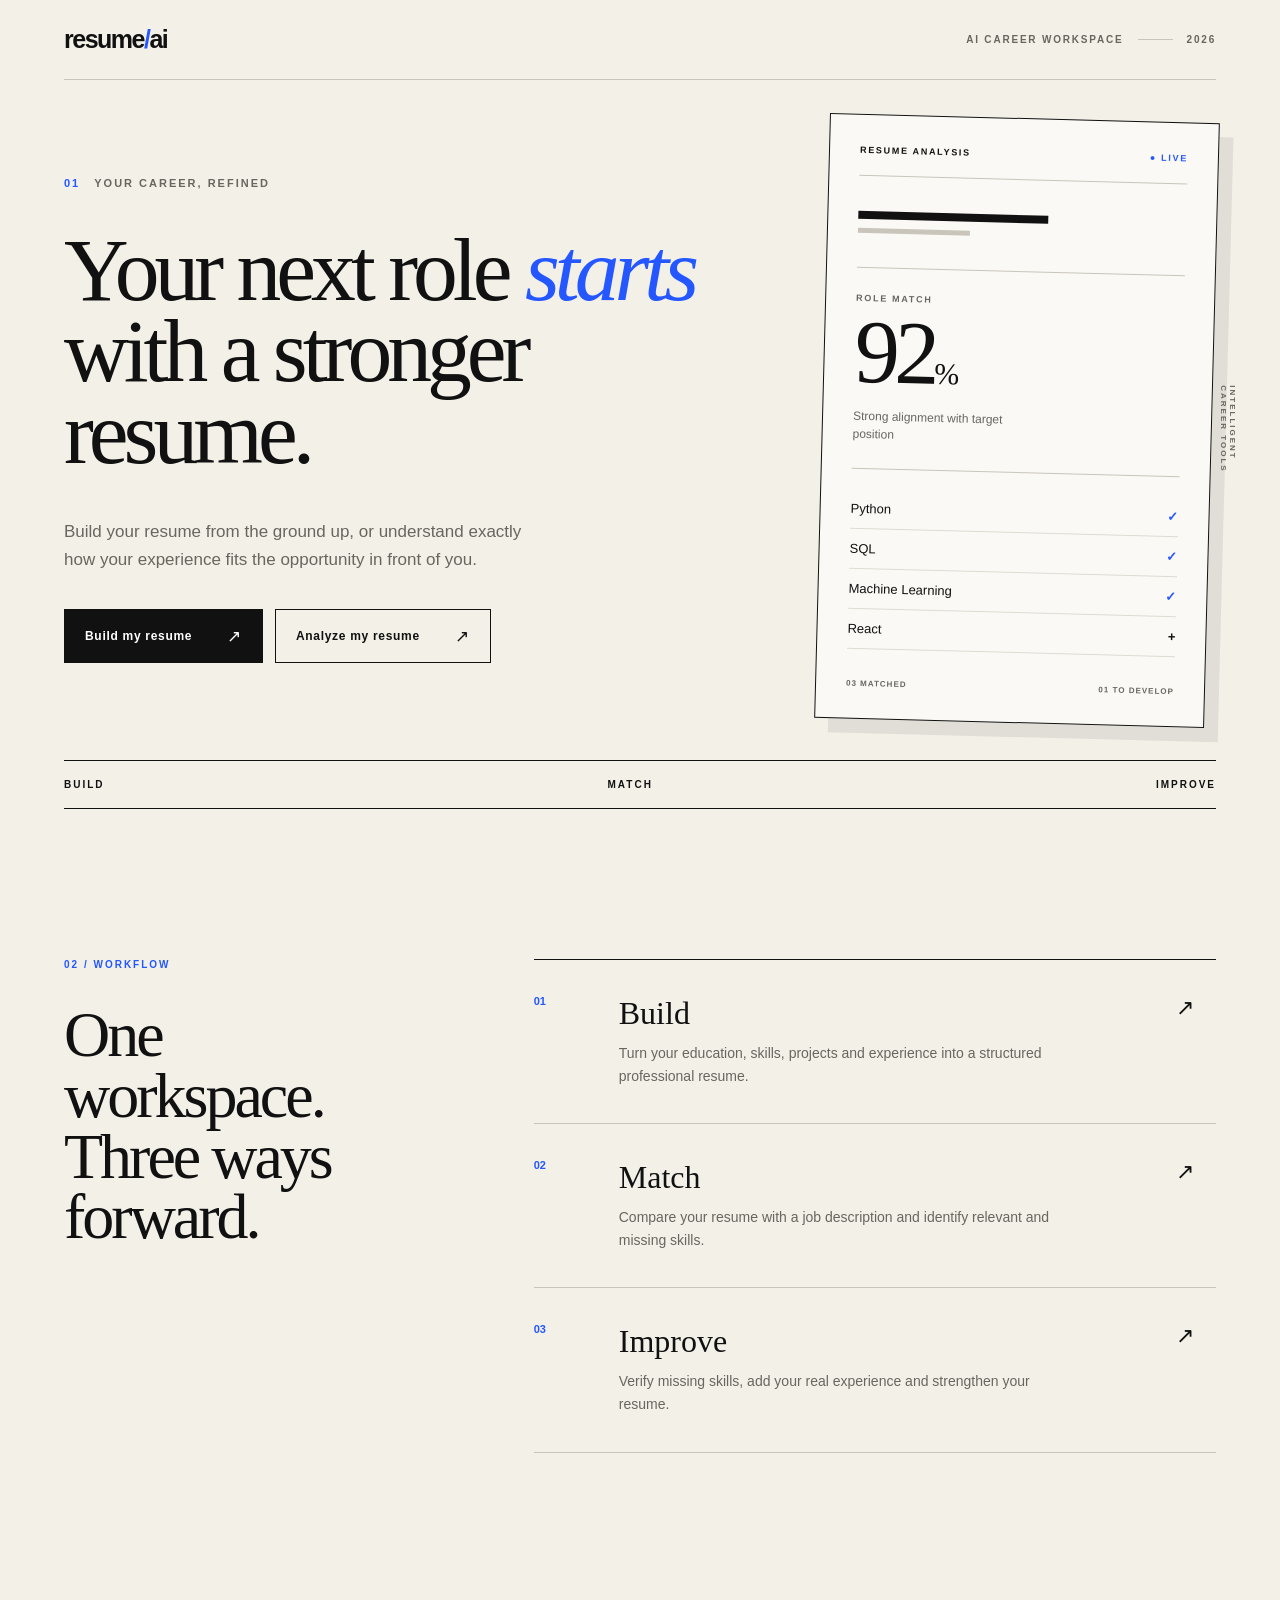
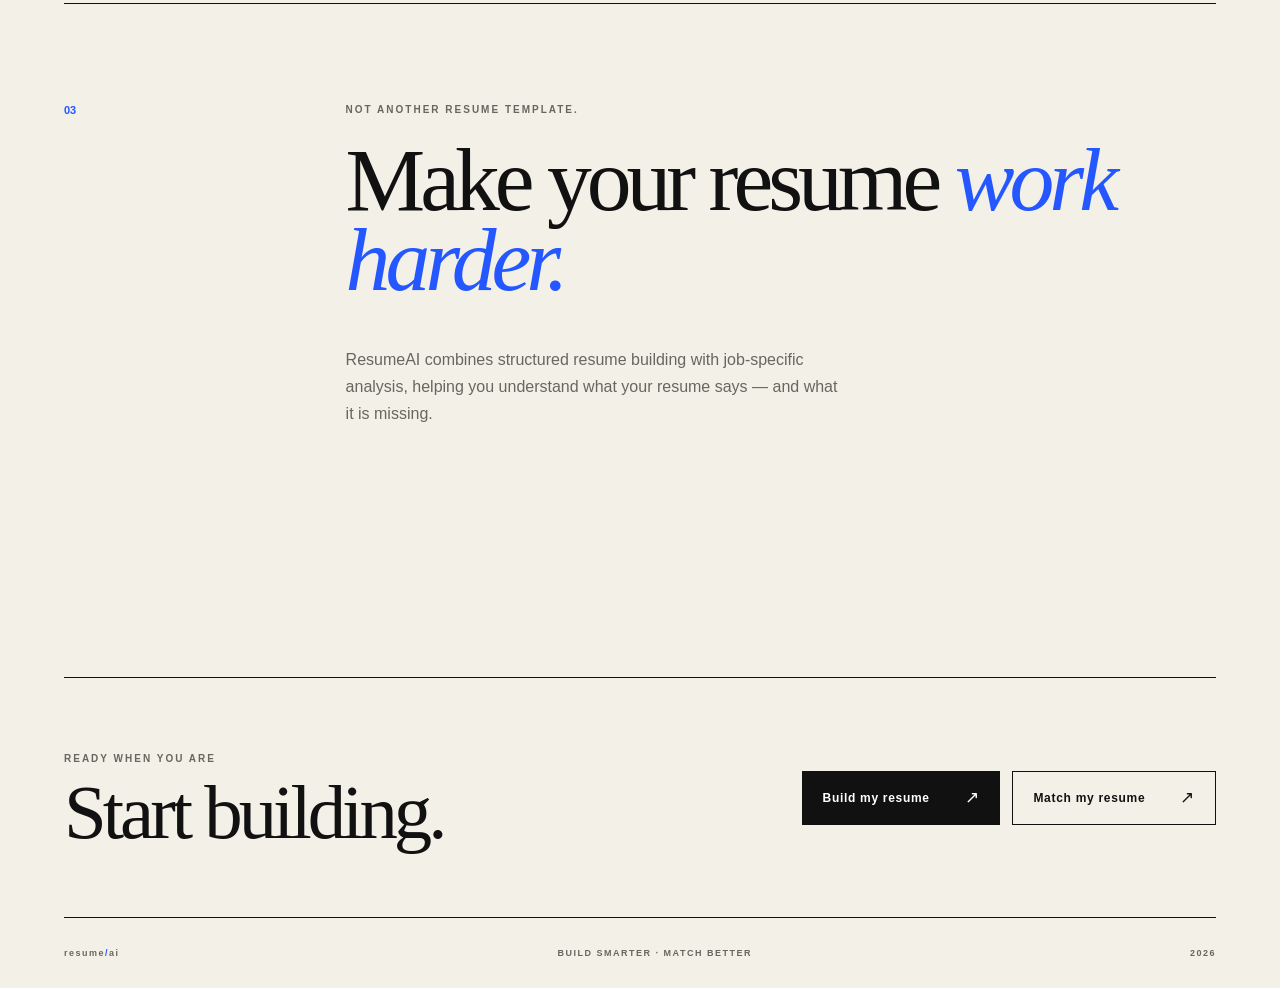
<file: Frontend/index.html>
<!DOCTYPE html>
<html lang="en">

<head>
    <meta charset="UTF-8">
    <meta name="viewport" content="width=device-width, initial-scale=1.0">

    <title>ResumeAI — Career Workspace</title>

    <link rel="stylesheet" href="style.css">
</head>

<body class="editorial-home">

    <!-- =========================
         TOP NAVIGATION
    ========================== -->

    <header class="editorial-nav">

        <div class="editorial-logo">
            resume<span>/</span>ai
        </div>

        <div class="editorial-nav-right">
            <span>AI CAREER WORKSPACE</span>
            <span class="nav-line"></span>
            <span>2026</span>
        </div>

    </header>


    <!-- =========================
         HERO
    ========================== -->

    <main>

        <section class="editorial-hero">

            <div class="hero-left">

                <div class="hero-label">
                    <span class="label-number">01</span>
                    YOUR CAREER, REFINED
                </div>

                <h1>
                    Your next role
                    <em>starts</em>
                    with a stronger resume.
                </h1>

                <p class="editorial-intro">
                    Build your resume from the ground up,
                    or understand exactly how your experience
                    fits the opportunity in front of you.
                </p>


                <div class="hero-actions">

                    <button
                        class="editorial-primary"
                        onclick="buildResume()"
                    >
                        <span>Build my resume</span>
                        <strong>↗</strong>
                    </button>

                    <button
                        class="editorial-secondary"
                        onclick="matchResume()"
                    >
                        <span>Analyze my resume</span>
                        <strong>↗</strong>
                    </button>

                </div>

            </div>


            <!-- =========================
                 RESUME ANALYSIS VISUAL
            ========================== -->

            <div class="hero-right">

                <div class="analysis-sheet">

                    <div class="sheet-top">

                        <span>RESUME ANALYSIS</span>

                        <span class="sheet-status">
                            ● LIVE
                        </span>

                    </div>


                    <div class="sheet-profile">

                        <div class="profile-line large"></div>
                        <div class="profile-line small"></div>

                    </div>


                    <div class="match-block">

                        <div class="match-label">
                            ROLE MATCH
                        </div>

                        <div class="match-score">
                            92<span>%</span>
                        </div>

                        <div class="match-description">
                            Strong alignment with
                            target position
                        </div>

                    </div>


                    <div class="skill-list">

                        <div class="skill-row">
                            <span>Python</span>
                            <b>✓</b>
                        </div>

                        <div class="skill-row">
                            <span>SQL</span>
                            <b>✓</b>
                        </div>

                        <div class="skill-row">
                            <span>Machine Learning</span>
                            <b>✓</b>
                        </div>

                        <div class="skill-row missing">
                            <span>React</span>
                            <b>+</b>
                        </div>

                    </div>


                    <div class="sheet-footer">

                        <span>03 MATCHED</span>
                        <span>01 TO DEVELOP</span>

                    </div>

                </div>


                <div class="vertical-note">
                    INTELLIGENT<br>
                    CAREER TOOLS
                </div>

            </div>

        </section>


        <!-- =========================
             DIVIDER
        ========================== -->

        <div class="editorial-divider">
            <span>BUILD</span>
            <span>MATCH</span>
            <span>IMPROVE</span>
        </div>


        <!-- =========================
             WORKFLOW
        ========================== -->

        <section class="workflow-section">

            <div class="workflow-heading">

                <span class="section-number">
                    02 / WORKFLOW
                </span>

                <h2>
                    One workspace.<br>
                    Three ways forward.
                </h2>

            </div>


            <div class="workflow-list">

                <article class="workflow-item">

                    <div class="workflow-number">
                        01
                    </div>

                    <div class="workflow-content">

                        <h3>
                            Build
                        </h3>

                        <p>
                            Turn your education, skills,
                            projects and experience into
                            a structured professional resume.
                        </p>

                    </div>

                    <div class="workflow-arrow">
                        ↗
                    </div>

                </article>


                <article class="workflow-item">

                    <div class="workflow-number">
                        02
                    </div>

                    <div class="workflow-content">

                        <h3>
                            Match
                        </h3>

                        <p>
                            Compare your resume with a
                            job description and identify
                            relevant and missing skills.
                        </p>

                    </div>

                    <div class="workflow-arrow">
                        ↗
                    </div>

                </article>


                <article class="workflow-item">

                    <div class="workflow-number">
                        03
                    </div>

                    <div class="workflow-content">

                        <h3>
                            Improve
                        </h3>

                        <p>
                            Verify missing skills, add
                            your real experience and
                            strengthen your resume.
                        </p>

                    </div>

                    <div class="workflow-arrow">
                        ↗
                    </div>

                </article>

            </div>

        </section>


        <!-- =========================
             STATEMENT
        ========================== -->

        <section class="statement-section">

            <div class="statement-number">
                03
            </div>

            <div class="statement-content">

                <p class="statement-small">
                    NOT ANOTHER RESUME TEMPLATE.
                </p>

                <h2>
                    Make your resume
                    <span>work harder.</span>
                </h2>

                <p class="statement-text">
                    ResumeAI combines structured resume
                    building with job-specific analysis,
                    helping you understand what your resume
                    says — and what it is missing.
                </p>

            </div>

        </section>


        <!-- =========================
             FINAL CTA
        ========================== -->

        <section class="final-cta">

            <div>

                <span>
                    READY WHEN YOU ARE
                </span>

                <h2>
                    Start building.
                </h2>

            </div>


            <div class="final-actions">

                <button
                    class="editorial-primary"
                    onclick="buildResume()"
                >
                    <span>Build my resume</span>
                    <strong>↗</strong>
                </button>

                <button
                    class="editorial-secondary"
                    onclick="matchResume()"
                >
                    <span>Match my resume</span>
                    <strong>↗</strong>
                </button>

            </div>

        </section>

    </main>


    <!-- =========================
         FOOTER
    ========================== -->

    <footer class="editorial-footer">

        <div>
            resume<span>/</span>ai
        </div>

        <div>
            BUILD SMARTER · MATCH BETTER
        </div>

        <div>
            2026
        </div>

    </footer>


    <!-- JAVASCRIPT -->

    <script src="script.js"></script>

</body>

</html>
</file>
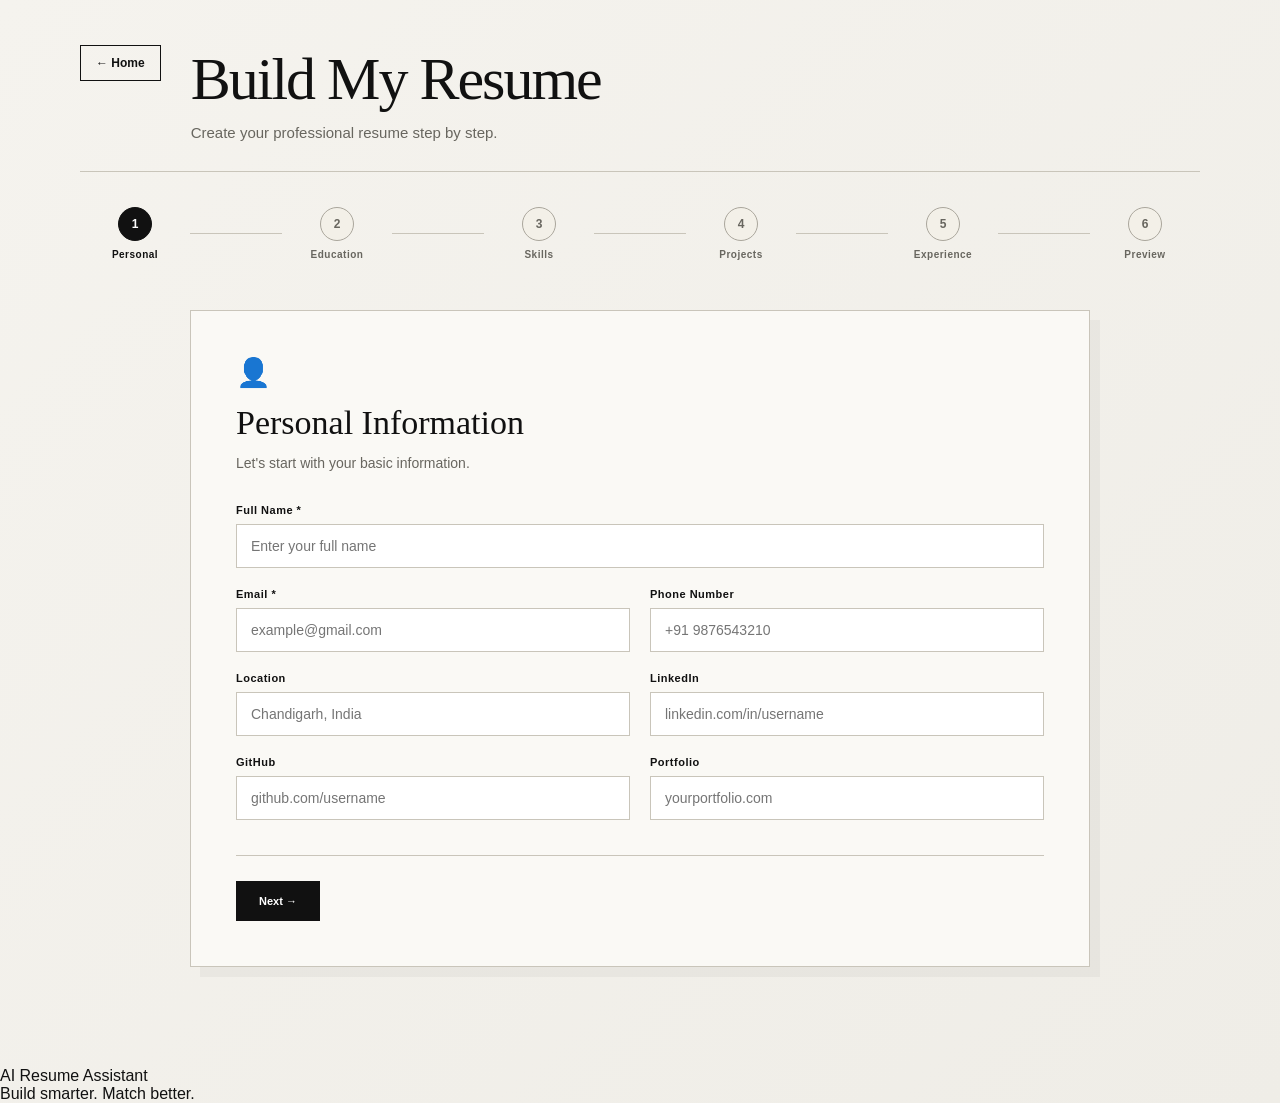
<file: Frontend/build.html>
<!DOCTYPE html>
<html lang="en">

<head>

    <meta charset="UTF-8">

    <meta
        name="viewport"
        content="width=device-width, initial-scale=1.0"
    >

    <title>Build Resume - AI Resume Assistant</title>

    <link
        rel="stylesheet"
        href="style.css"
    >

</head>


<body>

<div class="builder-page">


    <!-- HEADER -->

    <header class="builder-header">

        <button
            class="back-button"
            onclick="goHome()"
        >
            ← Home
        </button>

        <div>

            <h1>
                Build My Resume
            </h1>

            <p>
                Create your professional resume step by step.
            </p>

        </div>

    </header>



    <!-- PROGRESS -->

    <div class="builder-progress">

        <div
            class="builder-progress-step active"
            id="progress1"
        >
            <span>1</span>
            <p>Personal</p>
        </div>

        <div class="builder-progress-line"></div>

        <div
            class="builder-progress-step"
            id="progress2"
        >
            <span>2</span>
            <p>Education</p>
        </div>

        <div class="builder-progress-line"></div>

        <div
            class="builder-progress-step"
            id="progress3"
        >
            <span>3</span>
            <p>Skills</p>
        </div>

        <div class="builder-progress-line"></div>

        <div
            class="builder-progress-step"
            id="progress4"
        >
            <span>4</span>
            <p>Projects</p>
        </div>

        <div class="builder-progress-line"></div>

        <div
            class="builder-progress-step"
            id="progress5"
        >
            <span>5</span>
            <p>Experience</p>
        </div>

        <div class="builder-progress-line"></div>

        <div
            class="builder-progress-step"
            id="progress6"
        >
            <span>6</span>
            <p>Preview</p>
        </div>

    </div>



    <!-- MAIN -->

    <main class="step-builder-container">


        <!-- ======================================
             STEP 1
        ======================================= -->

        <section
            class="builder-step active-step"
            id="step1"
        >

            <div class="step-card">

                <div class="step-icon">
                    👤
                </div>

                <h2>
                    Personal Information
                </h2>

                <p class="step-description">
                    Let's start with your basic information.
                </p>


                <div class="form-grid">

                    <div class="form-group full-width">

                        <label>
                            Full Name *
                        </label>

                        <input
                            type="text"
                            id="builderName"
                            placeholder="Enter your full name"
                        >

                    </div>


                    <div class="form-group">

                        <label>
                            Email *
                        </label>

                        <input
                            type="email"
                            id="builderEmail"
                            placeholder="example@gmail.com"
                        >

                    </div>


                    <div class="form-group">

                        <label>
                            Phone Number
                        </label>

                        <input
                            type="tel"
                            id="builderPhone"
                            placeholder="+91 9876543210"
                        >

                    </div>


                    <div class="form-group">

                        <label>
                            Location
                        </label>

                        <input
                            type="text"
                            id="builderLocation"
                            placeholder="Chandigarh, India"
                        >

                    </div>


                    <div class="form-group">

                        <label>
                            LinkedIn
                        </label>

                        <input
                            type="text"
                            id="builderLinkedin"
                            placeholder="linkedin.com/in/username"
                        >

                    </div>


                    <div class="form-group">

                        <label>
                            GitHub
                        </label>

                        <input
                            type="text"
                            id="builderGithub"
                            placeholder="github.com/username"
                        >

                    </div>


                    <div class="form-group">

                        <label>
                            Portfolio
                        </label>

                        <input
                            type="text"
                            id="builderPortfolio"
                            placeholder="yourportfolio.com"
                        >

                    </div>

                </div>


                <div class="step-buttons">

                    <button
                        class="next-button"
                        onclick="nextStep(1)"
                    >
                        Next →
                    </button>

                </div>

            </div>

        </section>



        <!-- ======================================
             STEP 2 EDUCATION
        ======================================= -->

        <section
            class="builder-step"
            id="step2"
        >

            <div class="step-card">

                <div class="step-icon">
                    🎓
                </div>

                <h2>
                    Education
                </h2>

                <p class="step-description">
                    Add your educational qualifications.
                </p>


                <!-- 10TH -->

                <div class="education-section">

                    <h3>
                        Class 10th
                    </h3>

                    <div class="form-grid">

                        <div class="form-group">

                            <label>
                                School Name
                            </label>

                            <input
                                type="text"
                                id="class10School"
                                placeholder="School name"
                            >

                        </div>


                        <div class="form-group">

                            <label>
                                Board
                            </label>

                            <input
                                type="text"
                                id="class10Board"
                                placeholder="CBSE / ICSE / State Board"
                            >

                        </div>


                        <div class="form-group">

                            <label>
                                Passing Year
                            </label>

                            <input
                                type="text"
                                id="class10Year"
                                placeholder="2023"
                            >

                        </div>


                        <div class="form-group">

                            <label>
                                Percentage / CGPA
                            </label>

                            <input
                                type="text"
                                id="class10Score"
                                placeholder="85%"
                            >

                        </div>

                    </div>

                </div>



                <!-- 12TH -->

                <div class="education-section">

                    <h3>
                        Class 12th
                    </h3>

                    <div class="form-grid">

                        <div class="form-group">

                            <label>
                                School Name
                            </label>

                            <input
                                type="text"
                                id="class12School"
                                placeholder="School name"
                            >

                        </div>


                        <div class="form-group">

                            <label>
                                Board
                            </label>

                            <input
                                type="text"
                                id="class12Board"
                                placeholder="CBSE / ICSE / State Board"
                            >

                        </div>


                        <div class="form-group">

                            <label>
                                Passing Year
                            </label>

                            <input
                                type="text"
                                id="class12Year"
                                placeholder="2025"
                            >

                        </div>


                        <div class="form-group">

                            <label>
                                Percentage / CGPA
                            </label>

                            <input
                                type="text"
                                id="class12Score"
                                placeholder="80%"
                            >

                        </div>

                    </div>

                </div>



                <!-- BACHELOR -->

                <div class="education-section">

                    <div class="education-title-row">

                        <h3>
                            Bachelor's Degree
                        </h3>

                        <span class="required-badge">
                            Recommended
                        </span>

                    </div>


                    <div class="form-grid">

                        <div class="form-group">

                            <label>
                                Degree
                            </label>

                            <input
                                type="text"
                                id="bachelorDegree"
                                placeholder="B.Tech Computer Science"
                            >

                        </div>


                        <div class="form-group">

                            <label>
                                University / College
                            </label>

                            <input
                                type="text"
                                id="bachelorCollege"
                                placeholder="University name"
                            >

                        </div>


                        <div class="form-group">

                            <label>
                                Start Year
                            </label>

                            <input
                                type="text"
                                id="bachelorStart"
                                placeholder="2025"
                            >

                        </div>


                        <div class="form-group">

                            <label>
                                End Year
                            </label>

                            <input
                                type="text"
                                id="bachelorEnd"
                                placeholder="2029"
                            >

                        </div>


                        <div class="form-group">

                            <label>
                                CGPA / Percentage
                            </label>

                            <input
                                type="text"
                                id="bachelorScore"
                                placeholder="8.5 CGPA"
                            >

                        </div>

                    </div>

                </div>



                <!-- MASTER -->

                <div
                    class="education-section optional-section"
                    id="masterSection"
                >

                    <div class="education-title-row">

                        <h3>
                            Master's Degree
                        </h3>

                        <button
                            type="button"
                            class="remove-section-button"
                            onclick="skipEducation('master')"
                        >
                            Skip
                        </button>

                    </div>


                    <div class="form-grid">

                        <div class="form-group">

                            <label>
                                Degree
                            </label>

                            <input
                                type="text"
                                id="masterDegree"
                                placeholder="M.Tech / MBA / MSc"
                            >

                        </div>


                        <div class="form-group">

                            <label>
                                University / College
                            </label>

                            <input
                                type="text"
                                id="masterCollege"
                                placeholder="University name"
                            >

                        </div>


                        <div class="form-group">

                            <label>
                                Start Year
                            </label>

                            <input
                                type="text"
                                id="masterStart"
                                placeholder="2029"
                            >

                        </div>


                        <div class="form-group">

                            <label>
                                End Year
                            </label>

                            <input
                                type="text"
                                id="masterEnd"
                                placeholder="2031"
                            >

                        </div>


                        <div class="form-group">

                            <label>
                                CGPA / Percentage
                            </label>

                            <input
                                type="text"
                                id="masterScore"
                                placeholder="8.5 CGPA"
                            >

                        </div>

                    </div>

                </div>



                <!-- PHD -->

                <div
                    class="education-section optional-section"
                    id="phdSection"
                >

                    <div class="education-title-row">

                        <h3>
                            PhD
                        </h3>

                        <button
                            type="button"
                            class="remove-section-button"
                            onclick="skipEducation('phd')"
                        >
                            Skip
                        </button>

                    </div>


                    <div class="form-grid">

                        <div class="form-group">

                            <label>
                                Research / PhD Field
                            </label>

                            <input
                                type="text"
                                id="phdField"
                                placeholder="Artificial Intelligence"
                            >

                        </div>


                        <div class="form-group">

                            <label>
                                University
                            </label>

                            <input
                                type="text"
                                id="phdCollege"
                                placeholder="University name"
                            >

                        </div>


                        <div class="form-group">

                            <label>
                                Start Year
                            </label>

                            <input
                                type="text"
                                id="phdStart"
                                placeholder="2031"
                            >

                        </div>


                        <div class="form-group">

                            <label>
                                End Year
                            </label>

                            <input
                                type="text"
                                id="phdEnd"
                                placeholder="2035"
                            >

                        </div>

                    </div>

                </div>



                <div class="step-buttons">

                    <button
                        class="back-step-button"
                        onclick="previousStep(2)"
                    >
                        ← Back
                    </button>

                    <button
                        class="next-button"
                        onclick="nextStep(2)"
                    >
                        Next →
                    </button>

                </div>

            </div>

        </section>



        <!-- ======================================
             STEP 3 SKILLS
        ======================================= -->

        <section
            class="builder-step"
            id="step3"
        >

            <div class="step-card">

                <div class="step-icon">
                    💻
                </div>

                <h2>
                    Skills & Achievements
                </h2>

                <p class="step-description">
                    Tell us about your skills and achievements.
                </p>


                <div class="form-group">

                    <label>
                        Technical Skills
                    </label>

                    <textarea
                        id="builderSkills"
                        rows="5"
                        placeholder="Python, C++, Java, JavaScript, HTML, CSS, SQL, Machine Learning..."
                    ></textarea>

                </div>


                <div class="form-group">

                    <label>
                        Achievements
                    </label>

                    <textarea
                        id="builderAchievements"
                        rows="5"
                        placeholder="Hackathons, competitions, leadership, academic achievements..."
                    ></textarea>

                </div>


                <div class="form-group">

                    <label>
                        Certifications
                    </label>

                    <textarea
                        id="builderCertifications"
                        rows="5"
                        placeholder="Python Certificate - IBM
SQL Certificate
Machine Learning Certificate..."
                    ></textarea>

                </div>


                <div class="optional-note">
                    You can skip this section if you don't have
                    achievements or certifications yet.
                </div>


                <div class="step-buttons">

                    <button
                        class="back-step-button"
                        onclick="previousStep(3)"
                    >
                        ← Back
                    </button>

                    <button
                        class="skip-button"
                        onclick="skipStep(3)"
                    >
                        Skip
                    </button>

                    <button
                        class="next-button"
                        onclick="nextStep(3)"
                    >
                        Next →
                    </button>

                </div>

            </div>

        </section>



        <!-- ======================================
             STEP 4 PROJECTS
        ======================================= -->

        <section
            class="builder-step"
            id="step4"
        >

            <div class="step-card">

                <div class="step-icon">
                    🚀
                </div>

                <h2>
                    Projects
                </h2>

                <p class="step-description">
                    Add projects that demonstrate your skills.
                </p>


                <div id="projectBuilderContainer">


                    <div class="project-builder-item">

                        <div class="form-group">

                            <label>
                                Project Name
                            </label>

                            <input
                                type="text"
                                class="builder-project-name"
                                placeholder="AI Resume Matcher"
                            >

                        </div>


                        <div class="form-group">

                            <label>
                                Technologies Used
                            </label>

                            <input
                                type="text"
                                class="builder-project-tech"
                                placeholder="Python, FastAPI, HTML, CSS, JavaScript"
                            >

                        </div>


                        <div class="form-group">

                            <label>
                                Project Link
                            </label>

                            <input
                                type="text"
                                class="builder-project-link"
                                placeholder="GitHub / Live project URL"
                            >

                        </div>


                        <div class="form-group">

                            <label>
                                Description
                            </label>

                            <textarea
                                class="builder-project-description"
                                rows="4"
                                placeholder="Explain what you built and what your role was."
                            ></textarea>

                        </div>

                    </div>

                </div>


                <button
                    class="add-item-button"
                    onclick="addBuilderProject()"
                >
                    + Add Another Project
                </button>


                <div class="optional-note">
                    Projects are optional. You can skip this step.
                </div>


                <div class="step-buttons">

                    <button
                        class="back-step-button"
                        onclick="previousStep(4)"
                    >
                        ← Back
                    </button>

                    <button
                        class="skip-button"
                        onclick="skipStep(4)"
                    >
                        Skip
                    </button>

                    <button
                        class="next-button"
                        onclick="nextStep(4)"
                    >
                        Next →
                    </button>

                </div>

            </div>

        </section>



        <!-- ======================================
             STEP 5 EXPERIENCE
        ======================================= -->

        <section
            class="builder-step"
            id="step5"
        >

            <div class="step-card">

                <div class="step-icon">
                    💼
                </div>

                <h2>
                    Experience
                </h2>

                <p class="step-description">
                    Add internships, jobs, freelance work or other experience.
                </p>


                <div id="experienceBuilderContainer">


                    <div class="experience-builder-item">

                        <div class="form-grid">

                            <div class="form-group">

                                <label>
                                    Job Title
                                </label>

                                <input
                                    type="text"
                                    class="builder-job-title"
                                    placeholder="Software Developer Intern"
                                >

                            </div>


                            <div class="form-group">

                                <label>
                                    Company
                                </label>

                                <input
                                    type="text"
                                    class="builder-company"
                                    placeholder="Company Name"
                                >

                            </div>


                            <div class="form-group">

                                <label>
                                    Start Date
                                </label>

                                <input
                                    type="text"
                                    class="builder-experience-start"
                                    placeholder="June 2026"
                                >

                            </div>


                            <div class="form-group">

                                <label>
                                    End Date
                                </label>

                                <input
                                    type="text"
                                    class="builder-experience-end"
                                    placeholder="August 2026"
                                >

                            </div>

                        </div>


                        <div class="form-group">

                            <label>
                                Responsibilities / Achievements
                            </label>

                            <textarea
                                class="builder-experience-description"
                                rows="5"
                                placeholder="Describe your responsibilities and achievements."
                            ></textarea>

                        </div>

                    </div>

                </div>


                <button
                    class="add-item-button"
                    onclick="addBuilderExperience()"
                >
                    + Add Another Experience
                </button>


                <div class="optional-note">
                    No experience yet? That's completely fine.
                    Click Skip.
                </div>


                <div class="step-buttons">

                    <button
                        class="back-step-button"
                        onclick="previousStep(5)"
                    >
                        ← Back
                    </button>

                    <button
                        class="skip-button"
                        onclick="skipStep(5)"
                    >
                        Skip
                    </button>

                    <button
                        class="next-button"
                        onclick="nextStep(5)"
                    >
                        Next →
                    </button>

                </div>

            </div>

        </section>



        <!-- ======================================
             STEP 6 PREVIEW
        ======================================= -->

        <section
            class="builder-step"
            id="step6"
        >

            <div class="preview-step-card">

                <div class="step-icon">
                    📄
                </div>

                <h2>
                    Your Resume Preview
                </h2>

                <p class="step-description">
                    Review your resume before downloading it.
                </p>


                <div
                    id="finalResumePreview"
                    class="final-resume-paper"
                >

                    <div class="preview-empty">

                        <div>
                            📄
                        </div>

                        <h3>
                            Resume Preview
                        </h3>

                        <p>
                            Your completed resume will appear here.
                        </p>

                    </div>

                </div>


                <div class="step-buttons">

                    <button
                        class="back-step-button"
                        onclick="previousStep(6)"
                    >
                        ← Edit
                    </button>

                    <button
                        class="download-button"
                        onclick="downloadResume()"
                    >
                        Download Resume
                    </button>

                </div>

            </div>

        </section>


    </main>



    <!-- FOOTER -->

    <footer>

        <p>
            AI Resume Assistant
        </p>

        <p>
            Build smarter. Match better.
        </p>

    </footer>


</div>


<script src="script.js"></script>

<script src="builder.js"></script>


</body>

</html>
</file>
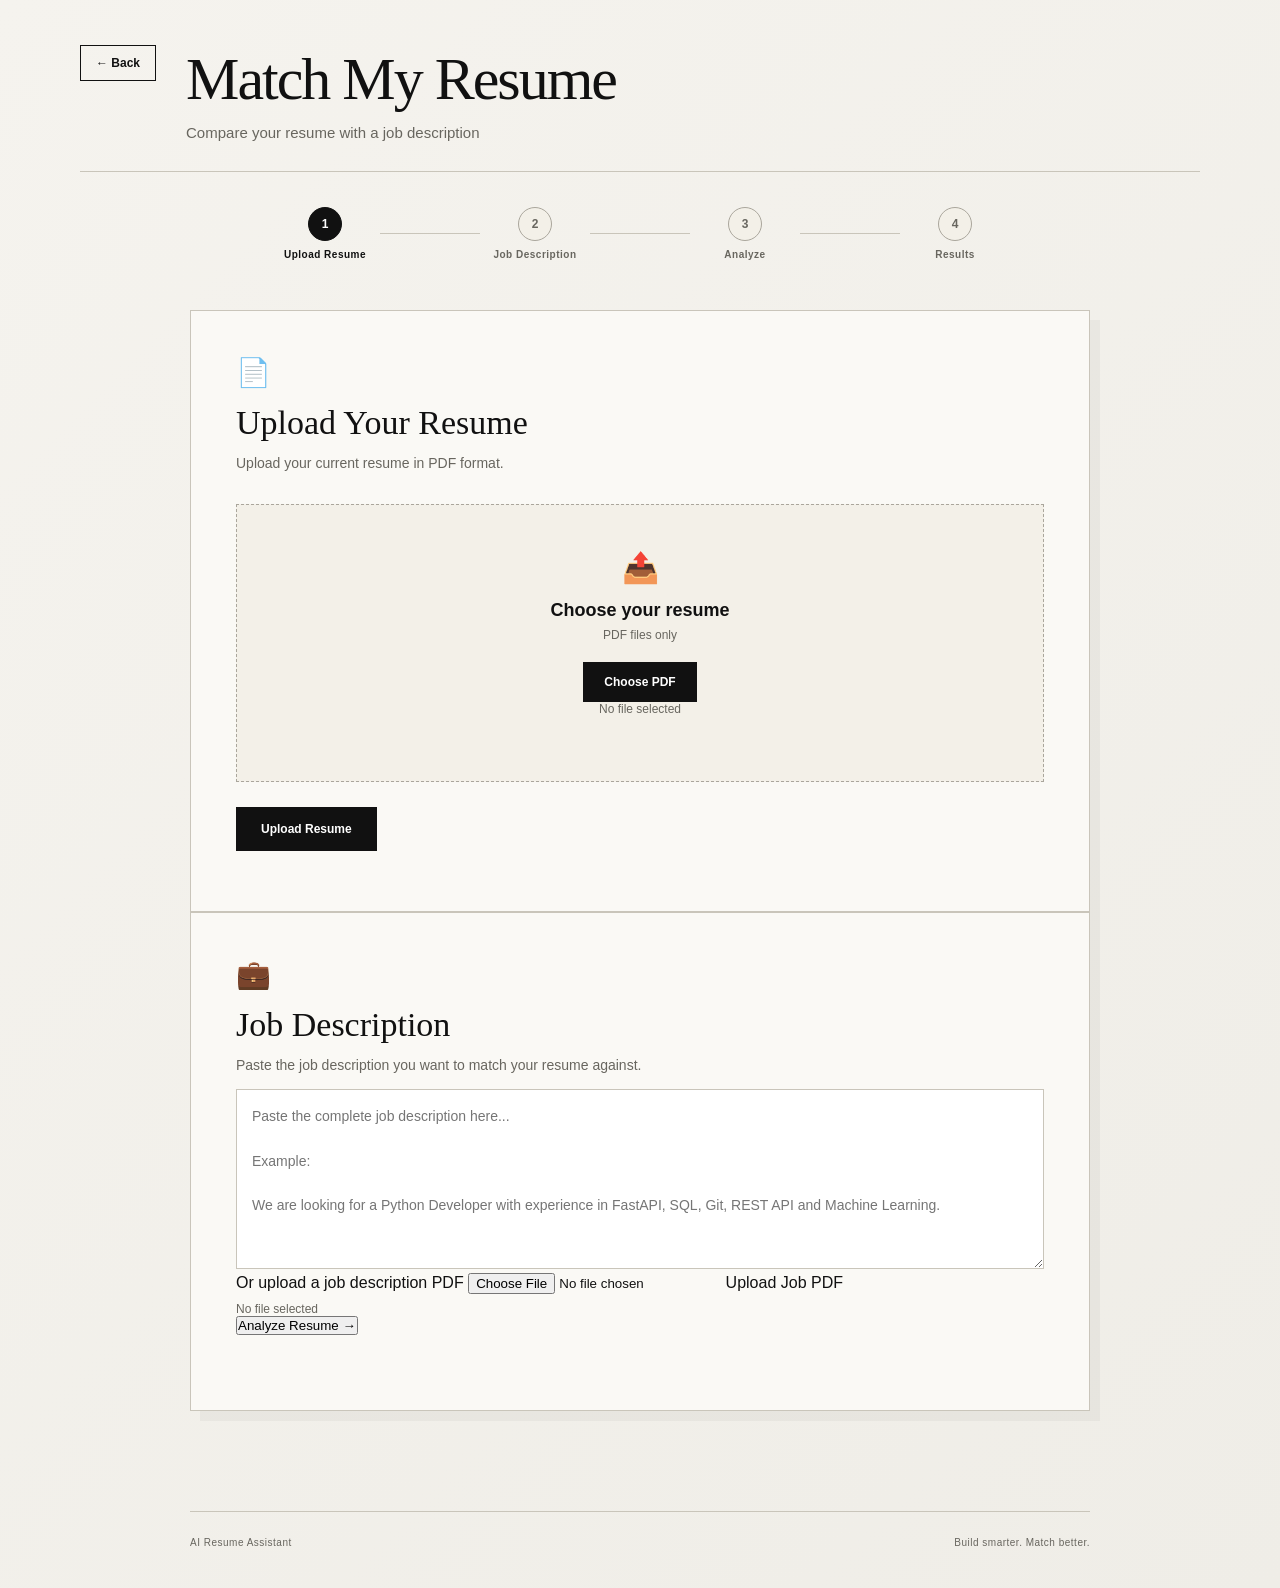
<file: Frontend/match.html>
<!DOCTYPE html>
<html lang="en">

<head>

    <meta charset="UTF-8">

    <meta name="viewport" content="width=device-width, initial-scale=1.0">

    <title>Match Resume - AI Resume Assistant</title>

    <link rel="stylesheet" href="style.css">

</head>


<body>


    <div class="match-page">


        <!-- HEADER -->

        <header class="match-header">

            <button class="back-button" onclick="goHome()">
                ← Back
            </button>

            <div>

                <h1>
                    Match My Resume
                </h1>

                <p>
                    Compare your resume with a job description
                </p>

            </div>

        </header>



        <!-- PROGRESS -->

        <div class="progress-container">

            <div class="progress-step active">
                <span>1</span>
                <p>Upload Resume</p>
            </div>

            <div class="progress-line"></div>

            <div class="progress-step">
                <span>2</span>
                <p>Job Description</p>
            </div>

            <div class="progress-line"></div>

            <div class="progress-step">
                <span>3</span>
                <p>Analyze</p>
            </div>

            <div class="progress-line"></div>

            <div class="progress-step">
                <span>4</span>
                <p>Results</p>
            </div>

        </div>



        <!-- MAIN CONTENT -->

        <main class="match-container">


            <!-- RESUME UPLOAD CARD -->

            <section class="match-card">

                <div class="card-icon">
                    📄
                </div>

                <h2>
                    Upload Your Resume
                </h2>

                <p class="card-description">
                    Upload your current resume in PDF format.
                </p>


                <div class="upload-box">

                    <div class="upload-icon">
                        📤
                    </div>

                    <h3>
                        Choose your resume
                    </h3>

                    <p>
                        PDF files only
                    </p>

                    <input
                        type="file"
                        id="resumeFile"
                        accept=".pdf"
                    >

                    <label
                        for="resumeFile"
                        class="upload-button"
                    >
                        Choose PDF
                    </label>

                    <p
                        id="resumeFileName"
                        class="file-name"
                    >
                        No file selected
                    </p>

                </div>


                <button
                    class="main-button"
                    id="uploadButton"
                    onclick="uploadResume()"
                >
                    Upload Resume
                </button>


                <div
                    id="uploadStatus"
                    class="status-message"
                ></div>

            </section>



            <!-- JOB DESCRIPTION CARD -->

            <section class="match-card">

                <div class="card-icon">
                    💼
                </div>

                <h2>
                    Job Description
                </h2>

                <p class="card-description">
                    Paste the job description you want to match your resume against.
                </p>


                <textarea
                    id="jobDescription"
                    class="job-textarea"
                    placeholder="Paste the complete job description here...

Example:

We are looking for a Python Developer with experience in FastAPI, SQL, Git, REST API and Machine Learning."
                ></textarea>


                <div class="job-options">

                    <span>
                        Or upload a job description PDF
                    </span>

                    <input
                        type="file"
                        id="jobFile"
                        accept=".pdf"
                        onchange="uploadJobPDF()"
                    >

                    <label
                        for="jobFile"
                        class="secondary-upload-button"
                    >
                        Upload Job PDF
                    </label>

                    <p
                        id="jobFileName"
                        class="file-name"
                    >
                        No file selected
                    </p>

                </div>


                <button
                    class="analyze-button"
                    onclick="analyzeResume()"
                >
                    Analyze Resume
                    <span>→</span>
                </button>


                <div
                    id="analyzeStatus"
                    class="status-message"
                ></div>

            </section>



            <!-- RESULTS -->

            <section
                class="results-section"
                id="resultsSection"
            >

                <h2>
                    Resume Match Results
                </h2>

                <p>
                    Here is how your resume matches the job description.
                </p>


                <!-- MATCH SCORE -->

                <div class="score-card">

                    <div
                        class="score-circle"
                        id="scoreCircle"
                    >

                        <span id="matchPercentage">
                            0%
                        </span>

                    </div>

                    <div>

                        <h3>
                            Resume Match Score
                        </h3>

                        <p>
                            Based on the skills found in your resume and job description.
                        </p>

                    </div>

                </div>



                <!-- MATCHED SKILLS -->

                <div class="skills-result-card">

                    <h3>
                        ✅ Matched Skills
                    </h3>

                    <div
                        id="matchedSkills"
                        class="skills-container"
                    >
                    </div>

                </div>



                <!-- MISSING SKILLS -->

                <div class="skills-result-card">

                    <h3>
                        ⚠️ Missing Skills
                    </h3>

                    <p>
                        These skills were found in the job description but not detected in your uploaded resume.
                    </p>

                    <div
                        id="missingSkills"
                        class="skills-container"
                    >
                    </div>

                </div>



                <!-- SKILL VERIFICATION -->

                <div
                    class="verification-card"
                    id="verificationSection"
                >

                    <h2>
                        Do you have these skills?
                    </h2>

                    <p>
                        If you have a skill but it is not mentioned in your resume,
                        you can provide details about where you used it.
                    </p>

                    <div id="skillQuestions"></div>

                </div>



                <!-- UPDATE RESUME -->

                <div
                    class="update-resume-card"
                    id="updateResumeSection"
                >

                    <h2>
                        Update Your Resume
                    </h2>

                    <p>
                        Add verified skills to your resume and continue to the resume editor.
                    </p>

                    <button
                        class="main-button"
                        onclick="continueToResumeEditor()"
                    >
                        Continue to Resume Editor →
                    </button>

                </div>

            </section>


        </main>


        <!-- FOOTER -->

        <footer>

            <p>
                AI Resume Assistant
            </p>

            <p>
                Build smarter. Match better.
            </p>

        </footer>


    </div>



    <!-- JAVASCRIPT -->

    <script src="script.js"></script>


</body>

</html>
</file>
<file: Frontend/style.css>
/* =========================================================
   RESUME AI
   COMPLETE DESIGN SYSTEM
   Home + Match + Builder
========================================================= */

* {
    margin: 0;
    padding: 0;
    box-sizing: border-box;
}

html {
    scroll-behavior: smooth;
}

body {
    margin: 0;
    min-height: 100vh;
    font-family: Arial, Helvetica, sans-serif;
    background: #f3f0e8;
    color: #111111;
}

button,
input,
textarea,
select {
    font-family: inherit;
}

button {
    cursor: pointer;
}

button:focus,
input:focus,
textarea:focus,
select:focus {
    outline: none;
}


/* =========================================================
   =========================================================
   HOME PAGE — EDITORIAL DESIGN
   =========================================================
   ========================================================= */

.editorial-home {
    --ink: #111111;
    --paper: #f3f0e8;
    --paper-light: #faf9f5;
    --line: #c9c5ba;
    --muted: #68665f;
    --accent: #2457ff;

    min-height: 100vh;
    background: var(--paper);
    color: var(--ink);
    overflow: visible;
}


/* -------------------------
   NAVIGATION
------------------------- */

.editorial-home .editorial-nav {
    width: 90%;
    max-width: 1450px;
    margin: auto;

    padding: 25px 0;

    display: flex;
    align-items: center;
    justify-content: space-between;

    border-bottom: 1px solid var(--line);
}

.editorial-logo {
    font-size: 25px;
    font-weight: 700;
    letter-spacing: -1.5px;
}

.editorial-logo span {
    color: var(--accent);
}

.editorial-nav-right {
    display: flex;
    align-items: center;
    gap: 14px;

    color: var(--muted);
    font-size: 10px;
    font-weight: 700;
    letter-spacing: 1.8px;
}

.nav-line {
    width: 35px;
    height: 1px;
    background: var(--line);
}


/* -------------------------
   HERO
------------------------- */

.editorial-hero {
    width: 90%;
    max-width: 1450px;
    min-height: 680px;

    margin: auto;

    display: grid;
    grid-template-columns: 1.25fr 0.75fr;

    gap: 7vw;
    align-items: center;
}

.hero-left {
    padding: 80px 0;
}

.hero-label {
    display: flex;
    align-items: center;
    gap: 14px;

    margin-bottom: 40px;

    color: var(--muted);
    font-size: 11px;
    font-weight: 700;
    letter-spacing: 2px;
}

.label-number {
    color: var(--accent);
}

.editorial-hero h1 {
    max-width: 900px;

    margin: 0;

    font-family: Georgia, "Times New Roman", serif;

    font-size: clamp(55px, 7vw, 105px);
    line-height: 0.91;

    font-weight: 400;
    letter-spacing: -5px;
}

.editorial-hero h1 em {
    color: var(--accent);
    font-style: italic;
}

.editorial-intro {
    max-width: 480px;

    margin: 45px 0 35px;

    color: var(--muted);

    font-size: 17px;
    line-height: 1.65;
}


/* -------------------------
   HOME BUTTONS
------------------------- */

.hero-actions {
    display: flex;
    gap: 12px;
    flex-wrap: wrap;
}

.editorial-primary,
.editorial-secondary {
    min-height: 54px;

    padding: 0 20px;

    border: 1px solid var(--ink);

    display: flex;
    align-items: center;
    justify-content: space-between;

    gap: 35px;

    font-size: 12px;
    font-weight: 700;
    letter-spacing: 0.7px;

    transition: 0.2s ease;
}

.editorial-primary {
    background: var(--ink);
    color: white;
}

.editorial-secondary {
    background: transparent;
    color: var(--ink);
}

.editorial-primary strong,
.editorial-secondary strong {
    font-size: 17px;
    font-weight: 400;
}

.editorial-primary:hover {
    background: var(--accent);
    border-color: var(--accent);
    transform: translateY(-2px);
}

.editorial-secondary:hover {
    background: white;
    transform: translateY(-2px);
}


/* -------------------------
   HOME RESUME SHEET
------------------------- */

.hero-right {
    position: relative;

    display: flex;
    align-items: center;
    justify-content: center;
}

.analysis-sheet {
    width: min(390px, 100%);
    min-height: 520px;

    padding: 30px;

    background: #faf9f5;

    border: 1px solid #111111;

    box-shadow: 14px 14px 0 rgba(17, 17, 17, 0.08);

    transform: rotate(1.5deg);

    transition: 0.3s ease;
}

.analysis-sheet:hover {
    transform: rotate(0deg) translateY(-5px);

    box-shadow: 20px 20px 0 rgba(17, 17, 17, 0.09);
}

.sheet-top {
    display: flex;
    justify-content: space-between;

    padding-bottom: 20px;

    border-bottom: 1px solid #c9c5ba;

    font-size: 9px;
    font-weight: 700;
    letter-spacing: 1.7px;
}

.sheet-status {
    color: #2457ff;
}

.sheet-profile {
    padding: 35px 0 25px;
}

.profile-line {
    height: 8px;
    margin-bottom: 9px;
    background: #111111;
}

.profile-line.large {
    width: 58%;
}

.profile-line.small {
    width: 34%;
    height: 5px;
    background: #c9c5ba;
}

.match-block {
    padding: 25px 0;

    border-top: 1px solid #c9c5ba;
    border-bottom: 1px solid #c9c5ba;
}

.match-label {
    color: #68665f;

    font-size: 9px;
    font-weight: 700;
    letter-spacing: 1.7px;
}

.match-score {
    margin-top: 8px;

    font-family: Georgia, "Times New Roman", serif;

    font-size: 90px;
    line-height: 0.9;

    letter-spacing: -5px;
}

.match-score span {
    font-size: 30px;
    letter-spacing: 0;
}

.match-description {
    max-width: 180px;

    margin-top: 15px;

    color: #68665f;

    font-size: 12px;
    line-height: 1.5;
}

.skill-list {
    padding: 20px 0;
}

.skill-row {
    display: flex;
    justify-content: space-between;
    align-items: center;

    padding: 12px 0;

    border-bottom: 1px solid #dedbd2;

    font-size: 13px;
}

.skill-row b {
    color: #2457ff;
}

.skill-row.missing b {
    color: #111111;
}

.sheet-footer {
    display: flex;
    justify-content: space-between;

    margin-top: 10px;

    color: #68665f;

    font-size: 8px;
    font-weight: 700;
    letter-spacing: 1px;
}

.vertical-note {
    position: absolute;

    right: -55px;
    top: 50%;

    transform: rotate(90deg);

    color: #68665f;

    font-size: 8px;
    font-weight: 700;
    letter-spacing: 2px;
}


/* -------------------------
   HOME DIVIDER
------------------------- */

.editorial-divider {
    width: 90%;
    max-width: 1450px;

    margin: auto;

    padding: 18px 0;

    border-top: 1px solid #111111;
    border-bottom: 1px solid #111111;

    display: flex;
    justify-content: space-between;

    font-size: 10px;
    font-weight: 700;
    letter-spacing: 2px;
}


/* -------------------------
   HOME WORKFLOW
------------------------- */

.workflow-section {
    width: 90%;
    max-width: 1450px;

    margin: 150px auto;

    display: grid;
    grid-template-columns: 0.7fr 1.3fr;

    gap: 8vw;
}

.section-number {
    display: block;

    margin-bottom: 35px;

    color: #2457ff;

    font-size: 10px;
    font-weight: 700;
    letter-spacing: 2px;
}

.workflow-heading h2 {
    margin: 0;

    font-family: Georgia, "Times New Roman", serif;

    font-size: clamp(40px, 5vw, 70px);

    font-weight: 400;
    line-height: 0.95;
    letter-spacing: -3px;
}

.workflow-list {
    border-top: 1px solid #111111;
}

.workflow-item {
    display: grid;
    grid-template-columns: 60px 1fr 40px;

    gap: 25px;

    padding: 35px 0;

    border-bottom: 1px solid #c9c5ba;
}

.workflow-number {
    color: #2457ff;

    font-size: 11px;
    font-weight: 700;
}

.workflow-content h3 {
    margin: 0 0 10px;

    font-family: Georgia, "Times New Roman", serif;

    font-size: 32px;
    font-weight: 400;
}

.workflow-content p {
    max-width: 450px;

    margin: 0;

    color: #68665f;

    font-size: 14px;
    line-height: 1.65;
}

.workflow-arrow {
    font-size: 22px;
}

.workflow-item:hover .workflow-arrow {
    color: #2457ff;
    transform: translate(4px, -4px);
}


/* -------------------------
   HOME STATEMENT
------------------------- */

.statement-section {
    width: 90%;
    max-width: 1450px;

    margin: 0 auto 150px;

    padding: 100px 0;

    border-top: 1px solid #111111;

    display: grid;
    grid-template-columns: 0.2fr 0.8fr;

    gap: 5vw;
}

.statement-number {
    color: #2457ff;

    font-size: 11px;
    font-weight: 700;
}

.statement-small {
    margin: 0 0 25px;

    color: #68665f;

    font-size: 10px;
    font-weight: 700;
    letter-spacing: 2px;
}

.statement-content h2 {
    max-width: 850px;

    margin: 0;

    font-family: Georgia, "Times New Roman", serif;

    font-size: clamp(50px, 7vw, 100px);

    font-weight: 400;
    line-height: 0.9;

    letter-spacing: -5px;
}

.statement-content h2 span {
    color: #2457ff;
    font-style: italic;
}

.statement-text {
    max-width: 500px;

    margin-top: 45px;

    color: #68665f;

    font-size: 16px;
    line-height: 1.7;
}


/* -------------------------
   HOME FINAL CTA
------------------------- */

.final-cta {
    width: 90%;
    max-width: 1450px;

    margin: auto;

    padding: 70px 0;

    border-top: 1px solid #111111;
    border-bottom: 1px solid #111111;

    display: flex;
    align-items: center;
    justify-content: space-between;

    gap: 40px;
}

.final-cta > div:first-child > span {
    color: #68665f;

    font-size: 10px;
    font-weight: 700;
    letter-spacing: 2px;
}

.final-cta h2 {
    margin: 12px 0 0;

    font-family: Georgia, "Times New Roman", serif;

    font-size: clamp(50px, 6vw, 85px);

    font-weight: 400;
    line-height: 0.9;

    letter-spacing: -4px;
}

.final-actions {
    display: flex;
    gap: 12px;
    flex-wrap: wrap;
}


/* -------------------------
   HOME FOOTER
------------------------- */

.editorial-footer {
    width: 90%;
    max-width: 1450px;

    margin: auto;

    padding: 30px 0;

    display: flex;
    justify-content: space-between;

    color: #68665f;

    font-size: 9px;
    font-weight: 700;
    letter-spacing: 1.5px;
}

.editorial-footer span {
    color: #2457ff;
}


/* =========================================================
   =========================================================
   MATCH PAGE
   =========================================================
   ========================================================= */

.match-page {
    min-height: 100vh;

    background:
        linear-gradient(
            135deg,
            #f5f3ee 0%,
            #efede7 100%
        );

    color: #111111;
}


/* -------------------------
   MATCH HEADER
------------------------- */

.match-header {
    width: min(1120px, calc(100% - 40px));

    margin: auto;
    padding: 45px 0 30px;

    display: flex;
    align-items: flex-start;
    gap: 30px;

    border-bottom: 1px solid #c9c5ba;
}

.match-header h1 {
    margin: 0;

    font-family: Georgia, "Times New Roman", serif;

    font-size: clamp(38px, 5vw, 60px);

    font-weight: 400;
    letter-spacing: -2px;
}

.match-header p {
    margin-top: 10px;

    color: #68665f;

    font-size: 15px;
}


/* -------------------------
   BACK BUTTON
------------------------- */

.back-button {
    padding: 10px 15px;

    border: 1px solid #111111;

    background: transparent;
    color: #111111;

    font-size: 12px;
    font-weight: 700;

    transition: 0.2s ease;
}

.back-button:hover {
    background: #111111;
    color: white;
}


/* -------------------------
   MATCH PROGRESS
------------------------- */

.progress-container,
.builder-progress {
    width: min(1120px, calc(100% - 40px));

    margin: 35px auto;

    display: flex;
    align-items: center;
    justify-content: center;
}

.progress-step,
.builder-progress-step {
    min-width: 110px;

    display: flex;
    flex-direction: column;
    align-items: center;

    gap: 8px;

    text-align: center;
}

.progress-step span,
.builder-progress-step span {
    width: 34px;
    height: 34px;

    display: flex;
    align-items: center;
    justify-content: center;

    border: 1px solid #aaa69c;
    border-radius: 50%;

    background: #f3f0e8;

    color: #68665f;

    font-size: 12px;
    font-weight: 700;
}

.progress-step p,
.builder-progress-step p {
    color: #68665f;

    font-size: 10px;
    font-weight: 700;

    letter-spacing: 0.5px;
}

.progress-step.active span,
.builder-progress-step.active span {
    background: #111111;
    border-color: #111111;

    color: white;
}

.progress-step.active p,
.builder-progress-step.active p {
    color: #111111;
}

.progress-line,
.builder-progress-line {
    flex: 1;

    max-width: 100px;

    height: 1px;

    background: #c9c5ba;
}


/* -------------------------
   MATCH MAIN
------------------------- */

.match-container {
    width: min(900px, calc(100% - 40px));

    margin: 50px auto 100px;
}


/* -------------------------
   MATCH CARD
------------------------- */

.match-card {
    padding: 45px;

    background: #faf9f5;

    border: 1px solid #c9c5ba;

    box-shadow: 10px 10px 0 rgba(17, 17, 17, 0.04);
}

.card-icon {
    font-size: 28px;
    margin-bottom: 15px;
}

.match-card h2 {
    margin-bottom: 10px;

    font-family: Georgia, "Times New Roman", serif;

    font-size: 34px;
    font-weight: 400;
}

.card-description,
.match-card > p {
    color: #68665f;

    font-size: 14px;
    line-height: 1.6;
}


/* -------------------------
   UPLOAD BOX
------------------------- */

.upload-box {
    margin-top: 30px;

    padding: 45px 25px;

    border: 1px dashed #aaa69c;

    background: #f3f0e8;

    text-align: center;

    transition: 0.2s ease;
}

.upload-box:hover {
    border-color: #2457ff;
    background: #f8f7f2;
}

.upload-icon {
    margin-bottom: 15px;

    font-size: 30px;
}

.upload-box h3 {
    margin-bottom: 7px;

    font-size: 18px;
}

.upload-box p {
    margin-bottom: 20px;

    color: #68665f;

    font-size: 12px;
}


/* -------------------------
   FILE INPUT
------------------------- */

.upload-box input[type="file"] {
    display: none;
}

.upload-button {
    display: inline-block;

    padding: 12px 20px;

    border: 1px solid #111111;

    background: #111111;
    color: white;

    font-size: 12px;
    font-weight: 700;

    cursor: pointer;

    transition: 0.2s ease;
}

.upload-button:hover {
    background: #2457ff;
    border-color: #2457ff;
}


/* -------------------------
   STATUS
------------------------- */

#uploadStatus,
#jobUploadStatus,
#analyzeStatus {
    margin-top: 15px;

    color: #68665f;

    font-size: 12px;
}


/* -------------------------
   JOB DESCRIPTION
------------------------- */

.job-description-area {
    margin-top: 35px;
}

.job-description-area textarea,
textarea {
    width: 100%;

    min-height: 180px;

    margin-top: 12px;

    padding: 15px;

    border: 1px solid #c9c5ba;

    background: white;

    color: #111111;

    font-size: 14px;

    line-height: 1.6;

    resize: vertical;
}

.job-description-area textarea:focus,
textarea:focus {
    border-color: #2457ff;
}


/* -------------------------
   NORMAL INPUTS
------------------------- */

input[type="text"],
input[type="email"],
input[type="tel"],
input[type="url"],
input[type="number"],
input[type="date"] {
    width: 100%;

    padding: 13px 14px;

    border: 1px solid #c9c5ba;

    background: white;

    color: #111111;

    font-size: 14px;
}

input:focus {
    border-color: #2457ff;
}


/* -------------------------
   MAIN BUTTON
------------------------- */

.main-button {
    display: inline-flex;
    align-items: center;
    justify-content: center;

    margin-top: 25px;

    padding: 14px 24px;

    border: 1px solid #111111;

    background: #111111;
    color: white;

    font-size: 12px;
    font-weight: 700;

    transition: 0.2s ease;
}

.main-button:hover {
    background: #2457ff;
    border-color: #2457ff;

    transform: translateY(-2px);
}


/* -------------------------
   RESULTS
------------------------- */

#resultsSection {
    display: none;
    margin-top: 30px;
}
#verificationSection {
    display: none;
}

#updateResumeSection {
    display: none;
}

.score-card {
    margin-top: 30px;

    padding: 30px;

    display: flex;
    align-items: center;
    gap: 30px;

    border-top: 1px solid #111111;
    border-bottom: 1px solid #c9c5ba;
}

.score-circle {
    width: 130px;
    height: 130px;

    flex-shrink: 0;

    display: flex;
    align-items: center;
    justify-content: center;

    border-radius: 50%;

    background:
        conic-gradient(
            #2457ff 0deg,
            #2457ff 300deg,
            #d8d5cd 300deg,
            #d8d5cd 360deg
        );

    position: relative;
}

.score-circle::before {
    content: "";

    position: absolute;

    width: 102px;
    height: 102px;

    border-radius: 50%;

    background: #faf9f5;
}

.score-circle span {
    position: relative;
    z-index: 2;

    font-family: Georgia, "Times New Roman", serif;

    font-size: 28px;
}

.score-card h3 {
    margin-bottom: 8px;

    font-family: Georgia, "Times New Roman", serif;

    font-size: 25px;
    font-weight: 400;
}

.score-card p {
    color: #68665f;

    font-size: 13px;
    line-height: 1.6;
}


/* -------------------------
   SKILL RESULT CARDS
------------------------- */

.skills-result-card {
    margin-top: 25px;

    padding: 25px;

    border: 1px solid #c9c5ba;

    background: #f3f0e8;
}

.skills-result-card h3 {
    margin-bottom: 10px;

    font-size: 16px;
}

.skills-result-card p {
    margin-bottom: 15px;

    color: #68665f;

    font-size: 13px;
    line-height: 1.6;
}

.skills-container {
    display: flex;
    flex-wrap: wrap;

    gap: 8px;
}

.skill-tag {
    padding: 8px 12px;

    border: 1px solid #c9c5ba;

    background: white;

    color: #111111;

    font-size: 11px;
    font-weight: 700;
}

.matched-skill,
.skill-matched {
    border-color: #2457ff;

    color: #2457ff;
}


/* -------------------------
   VERIFICATION
------------------------- */

.verification-card {
    margin-top: 35px;

    padding: 30px;

    border: 1px solid #111111;

    background: #faf9f5;
}

.verification-card h2 {
    margin-bottom: 10px;

    font-family: Georgia, "Times New Roman", serif;

    font-size: 28px;
    font-weight: 400;
}

.verification-card > p {
    color: #68665f;

    font-size: 13px;
    line-height: 1.6;
}

.skill-question {
    margin-top: 20px;

    padding: 20px;

    border-top: 1px solid #c9c5ba;
}

.skill-question h3 {
    margin-bottom: 15px;

    font-size: 15px;
}

.skill-question button {
    padding: 9px 16px;

    margin-right: 8px;

    border: 1px solid #111111;

    background: transparent;
    color: #111111;

    font-size: 11px;
    font-weight: 700;
}

.skill-question button:hover {
    background: #111111;
    color: white;
}

.skill-question textarea {
    min-height: 100px;

    margin-top: 15px;
}


/* -------------------------
   UPDATE RESUME
------------------------- */

.update-resume-card {
    margin-top: 35px;

    padding: 35px;

    border: 1px solid #2457ff;

    background: #eef2ff;
}

.update-resume-card h2 {
    margin-bottom: 10px;

    font-family: Georgia, "Times New Roman", serif;

    font-size: 30px;
    font-weight: 400;
}

.update-resume-card p {
    color: #68665f;

    font-size: 13px;
    line-height: 1.6;
}


/* -------------------------
   MATCH FOOTER
------------------------- */

.match-page footer {
    width: min(900px, calc(100% - 40px));

    margin: auto;

    padding: 25px 0 40px;

    border-top: 1px solid #c9c5ba;

    display: flex;
    justify-content: space-between;

    color: #68665f;

    font-size: 10px;
    letter-spacing: 0.5px;
}


/* =========================================================
   =========================================================
   BUILDER PAGE
   =========================================================
   ========================================================= */

.builder-page {
    min-height: 100vh;

    background:
        linear-gradient(
            135deg,
            #f5f3ee,
            #efede7
        );

    color: #111111;
}


/* -------------------------
   BUILDER HEADER
------------------------- */

.builder-header {
    width: min(1120px, calc(100% - 40px));

    margin: auto;
    padding: 45px 0 30px;

    display: flex;
    align-items: flex-start;
    gap: 30px;

    border-bottom: 1px solid #c9c5ba;
}

.builder-header h1 {
    margin: 0;

    font-family: Georgia, "Times New Roman", serif;

    font-size: clamp(38px, 5vw, 60px);

    font-weight: 400;

    letter-spacing: -2px;
}

.builder-header p {
    margin-top: 10px;

    color: #68665f;

    font-size: 15px;
}


/* -------------------------
   BUILDER MAIN
------------------------- */

.step-builder-container {
    width: min(900px, calc(100% - 40px));

    margin: 50px auto 100px;
}


/* -------------------------
   BUILDER STEPS
------------------------- */

.builder-step {
    display: none;
}

.builder-step.active-step {
    display: block;
}

.step-card {
    padding: 45px;

    background: #faf9f5;

    border: 1px solid #c9c5ba;

    box-shadow: 10px 10px 0 rgba(17, 17, 17, 0.04);
}

.step-icon {
    margin-bottom: 15px;

    font-size: 28px;
}

.step-card h2 {
    margin-bottom: 10px;

    font-family: Georgia, "Times New Roman", serif;

    font-size: 34px;
    font-weight: 400;
}

.step-description {
    margin-bottom: 30px;

    color: #68665f;

    font-size: 14px;
    line-height: 1.6;
}


/* -------------------------
   FORM GRID
------------------------- */

.form-grid {
    display: grid;

    grid-template-columns: 1fr 1fr;

    gap: 20px;
}

.form-group {
    display: flex;
    flex-direction: column;

    gap: 8px;
}

.form-group.full-width {
    grid-column: 1 / -1;
}

.form-group label {
    color: #111111;

    font-size: 11px;
    font-weight: 700;

    letter-spacing: 0.5px;
}

.form-group input,
.form-group textarea,
.form-group select {
    width: 100%;

    padding: 13px 14px;

    border: 1px solid #c9c5ba;

    background: white;

    color: #111111;

    font-size: 14px;
}

.form-group textarea {
    min-height: 120px;
}

.form-group input:focus,
.form-group textarea:focus,
.form-group select:focus {
    border-color: #2457ff;
}


/* -------------------------
   BUILDER BUTTON AREA
------------------------- */

.step-buttons {
    margin-top: 35px;

    padding-top: 25px;

    border-top: 1px solid #c9c5ba;

    display: flex;
    justify-content: space-between;
    align-items: center;

    gap: 15px;
}

.next-button,
.prev-button,
.skip-button {
    padding: 13px 22px;

    border: 1px solid #111111;

    font-size: 11px;
    font-weight: 700;

    transition: 0.2s ease;
}

.next-button {
    background: #111111;
    color: white;
}

.next-button:hover {
    background: #2457ff;
    border-color: #2457ff;
}

.prev-button,
.skip-button {
    background: transparent;
    color: #111111;
}

.prev-button:hover,
.skip-button:hover {
    background: #111111;
    color: white;
}


/* -------------------------
   PROJECT / EXPERIENCE
------------------------- */

.project-card,
.experience-card,
.education-card {
    margin-top: 20px;

    padding: 20px;

    border: 1px solid #c9c5ba;

    background: #f3f0e8;
}

.project-card h3,
.experience-card h3,
.education-card h3 {
    margin-bottom: 15px;

    font-family: Georgia, "Times New Roman", serif;

    font-size: 22px;
    font-weight: 400;
}


/* -------------------------
   SKILLS
------------------------- */

#builderSkills {
    min-height: 130px;

    width: 100%;

    padding: 15px;

    border: 1px solid #c9c5ba;

    background: white;

    font-size: 14px;

    resize: vertical;
}


/* -------------------------
   PREVIEW
------------------------- */

#finalResumePreview {
    width: 100%;

    min-height: 700px;

    margin-top: 25px;

    padding: 50px;

    background: white;

    border: 1px solid #c9c5ba;

    color: #111111;

    box-shadow: 0 15px 40px rgba(0, 0, 0, 0.08);
}


/* =========================================================
   RESPONSIVE
========================================================= */

@media (max-width: 900px) {

    .editorial-hero {
        grid-template-columns: 1fr;

        padding: 70px 0;

        gap: 30px;
    }

    .hero-left {
        padding: 0;
    }

    .hero-right {
        justify-content: flex-start;

        padding: 30px 0 70px;
    }

    .workflow-section {
        grid-template-columns: 1fr;

        margin: 100px auto;
    }

    .statement-section {
        grid-template-columns: 1fr;

        padding: 70px 0;
    }

    .final-cta {
        flex-direction: column;

        align-items: flex-start;
    }

    .form-grid {
        grid-template-columns: 1fr;
    }

    .form-group.full-width {
        grid-column: auto;
    }
}


@media (max-width: 650px) {

    .editorial-home .editorial-nav {
        width: calc(100% - 30px);
    }

    .editorial-nav-right {
        font-size: 8px;
    }

    .editorial-hero {
        width: calc(100% - 30px);
    }

    .editorial-hero h1 {
        font-size: 52px;

        letter-spacing: -3px;
    }

    .editorial-intro {
        font-size: 15px;
    }

    .hero-actions {
        flex-direction: column;
        align-items: stretch;
    }

    .editorial-primary,
    .editorial-secondary {
        width: 100%;
    }

    .analysis-sheet {
        width: 100%;
        min-height: 450px;
    }

    .vertical-note {
        display: none;
    }

    .workflow-section,
    .statement-section,
    .final-cta,
    .editorial-divider,
    .editorial-footer {
        width: calc(100% - 30px);
    }

    .workflow-item {
        grid-template-columns: 35px 1fr 25px;

        gap: 15px;
    }

    .workflow-content h3 {
        font-size: 27px;
    }

    .statement-content h2 {
        font-size: 55px;
        letter-spacing: -3px;
    }

    .editorial-footer {
        flex-direction: column;

        gap: 12px;
    }


    /* MATCH */

    .match-header,
    .builder-header {
        width: calc(100% - 30px);

        flex-direction: column;

        gap: 20px;
    }

    .progress-container,
    .builder-progress {
        width: calc(100% - 30px);

        overflow-x: auto;

        justify-content: flex-start;

        padding-bottom: 10px;
    }

    .progress-step,
    .builder-progress-step {
        min-width: 85px;
    }

    .progress-step p,
    .builder-progress-step p {
        font-size: 8px;
    }

    .match-container,
    .step-builder-container {
        width: calc(100% - 30px);
    }

    .match-card,
    .step-card {
        padding: 25px 18px;
    }

    .score-card {
        flex-direction: column;

        align-items: flex-start;
    }

    .match-page footer {
        width: calc(100% - 30px);

        flex-direction: column;

        gap: 10px;
    }

    #finalResumePreview {
        padding: 20px;

        min-height: 500px;
    }
}


/* =========================================================
   UTILITY
========================================================= */

.hidden {
    display: none !important;
}

.text-center {
    text-align: center;
}
/* =========================================================
   JOB DESCRIPTION — POLISHED ACTION AREA
========================================================= */

.job-description-area {
    margin-top: 35px;
}


/* Job description textarea */

.job-description-area textarea {
    width: 100%;
    min-height: 220px;

    margin-top: 18px;
    padding: 22px;

    border: 1px solid #c9c5ba;

    background: #fffefa;
    color: #111111;

    font-family: Arial, Helvetica, sans-serif;
    font-size: 15px;
    line-height: 1.7;

    resize: vertical;

    transition: border-color 0.2s ease,
                box-shadow 0.2s ease;
}

.job-description-area textarea:focus {
    border-color: #2457ff;

    box-shadow:
        0 0 0 3px rgba(36, 87, 255, 0.08);
}


/* =========================================================
   PDF UPLOAD ROW
========================================================= */

.job-description-area .job-upload-row {
    margin-top: 18px;

    display: flex;
    align-items: center;
    justify-content: space-between;

    gap: 20px;

    padding: 16px 0;

    border-top: 1px solid #dedbd2;
    border-bottom: 1px solid #dedbd2;
}


/* PDF upload label */

.job-description-area .upload-job-label {
    color: #68665f;

    font-size: 12px;
    font-weight: 700;

    letter-spacing: 0.3px;
}


/* PDF input */

.job-description-area input[type="file"] {
    max-width: 270px;

    font-size: 12px;

    color: #68665f;
}


/* =========================================================
   PDF STATUS
========================================================= */

#jobFileName {
    margin-top: 8px;

    color: #68665f;

    font-size: 12px;
}


/* Unreadable PDF warning */

#jobFileName[style*="b45309"] {
    padding: 8px 12px;

    display: inline-block;

    border-left: 3px solid #b45309;

    background: #fff7ed;

    color: #92400e !important;

    font-size: 11px;
}


/* =========================================================
   ANALYZE BUTTON
========================================================= */

.job-description-area .main-button,
#analyzeButton {
    width: 100%;

    min-height: 64px;

    margin-top: 25px;
    padding: 0 28px;

    display: flex;
    align-items: center;
    justify-content: space-between;

    border: 1px solid #111111;

    background: #111111;
    color: #ffffff;

    font-size: 14px;
    font-weight: 700;

    letter-spacing: 0.5px;

    transition:
        background 0.2s ease,
        border-color 0.2s ease,
        transform 0.2s ease;
}


/* Add arrow */

.job-description-area .main-button::after,
#analyzeButton::after {
    content: "→";

    font-size: 22px;
    font-weight: 400;

    transition: transform 0.2s ease;
}


/* Hover */

.job-description-area .main-button:hover,
#analyzeButton:hover {
    background: #2457ff;
    border-color: #2457ff;

    transform: translateY(-2px);
}


/* Arrow movement */

.job-description-area .main-button:hover::after,
#analyzeButton:hover::after {
    transform: translateX(6px);
}


/* Click */

.job-description-area .main-button:active,
#analyzeButton:active {
    transform: translateY(0);
}


/* Analyze status */

#analyzeStatus {
    margin-top: 12px;

    min-height: 18px;

    font-size: 12px;
}


/* =========================================================
   MOBILE
========================================================= */

@media (max-width: 650px) {

    .job-description-area textarea {
        min-height: 190px;

        padding: 16px;

        font-size: 14px;
    }

    .job-description-area .job-upload-row {
        flex-direction: column;

        align-items: flex-start;
    }

    .job-description-area input[type="file"] {
        max-width: 100%;
    }

    .job-description-area .main-button,
    #analyzeButton {
        min-height: 58px;
    }
}
</file>
